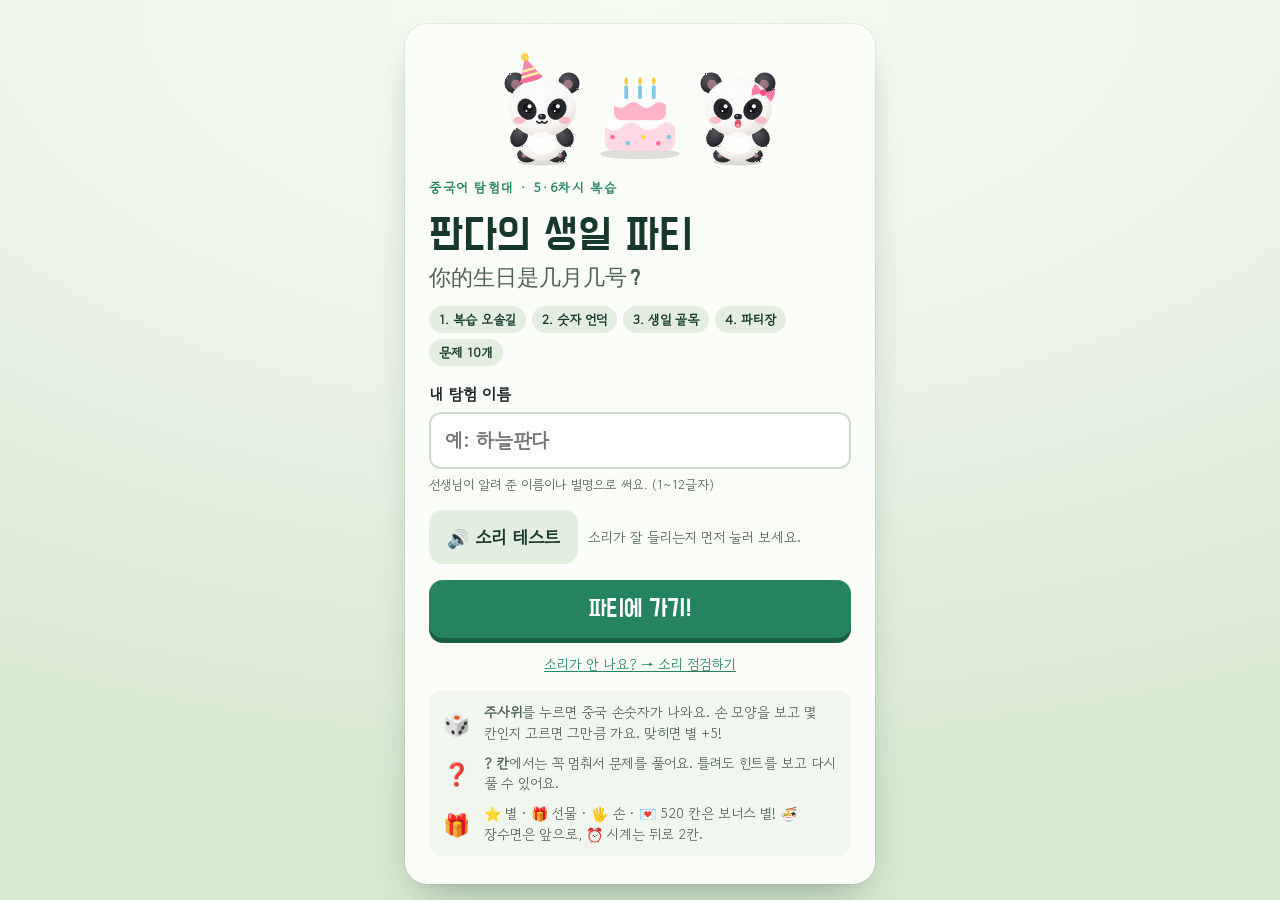
<file: index.html>
<!doctype html>
<html lang="ko">
<head>
<meta charset="utf-8">
<meta name="viewport" content="width=device-width, initial-scale=1, viewport-fit=cover">
<meta name="theme-color" content="#16392c">
<title>판다의 생일 파티</title>
<link rel="preconnect" href="https://fonts.googleapis.com">
<link rel="stylesheet" href="https://fonts.googleapis.com/css2?family=Do+Hyeon&family=Gowun+Dodum&family=Noto+Sans:wght@500;700&display=swap">
<link rel="stylesheet" href="style.css">
</head>
<body>
<div id="app">

  <!-- 시작 화면 -->
  <section id="startScreen" class="screen">
    <div class="card">
      <div class="hero" id="heroArt"></div>
      <div class="eyebrow" id="stageLabel">중국어 탐험대 · 5·6차시 복습</div>
      <h1 id="gameTitle">판다의 생일 파티</h1>
      <div class="zonelist" id="zoneList"></div>
      <div id="resumeBox" class="row" hidden>
        <button class="btn primary" id="resumeBtn" type="button">이어서 하기</button>
        <button class="btn ghost" id="newBtn" type="button">처음부터</button>
      </div>
      <div id="newBox" class="stack">
        <label class="field" for="nameInput">내 탐험 이름
          <input type="text" id="nameInput" maxlength="12" autocomplete="off" placeholder="예: 하늘판다">
          <span class="help">선생님이 알려 준 이름이나 별명으로 써요. (1~12글자)</span>
        </label>
        <div class="row">
          <button class="btn" id="testBtn" type="button">🔊 소리 테스트</button>
          <span id="testResult" class="note">소리가 잘 들리는지 먼저 눌러 보세요.</span>
        </div>
        <button class="btn primary" id="startBtn" type="button">파티에 가기!</button>
      </div>
      <a class="checklink" href="sound-check.html">소리가 안 나요? → 소리 점검하기</a>
      <div class="controls-pic">
        <div class="ico">🎲</div><div><b>주사위</b>를 누르면 중국 손숫자가 나와요. 손 모양을 보고 몇 칸인지 고르면 그만큼 가요. 맞히면 별 +5!</div>
        <div class="ico">❓</div><div><b>? 칸</b>에서는 꼭 멈춰서 문제를 풀어요. 틀려도 힌트를 보고 다시 풀 수 있어요.</div>
        <div class="ico">🎁</div><div>⭐ 별 · 🎁 선물 · 🖐️ 손 · 💌 520 칸은 보너스 별! 🍜 장수면은 앞으로, ⏰ 시계는 뒤로 2칸.</div>
      </div>
    </div>
  </section>

  <!-- 이야기 -->
  <section id="storyScreen" class="screen" hidden>
    <div class="card story-panel">
      <div class="storyart" id="storyArt"></div>
      <p class="story-text" id="storyText"></p>
      <div class="dots" id="storyDots"></div>
      <div class="row center">
        <button class="btn ghost" id="skipBtn" type="button">건너뛰기</button>
        <button class="btn primary" id="nextBtn" type="button">다음</button>
      </div>
    </div>
  </section>

  <!-- 게임 -->
  <section id="play" hidden>
    <header id="hud">
      <div class="scorebox"><span class="lab">학습</span><b id="learnScore">0</b></div>
      <div class="scorebox"><span class="lab">별</span><b id="starScore">0</b></div>
      <div class="zonebox"><span class="lab" id="zoneName">복습 오솔길</span><div class="qdots" id="bells" aria-label="푼 문제"></div></div>
      <div class="totalbox"><span class="lab">문제</span><b id="total">0/10</b></div>
      <div class="spacer"></div>
      <div class="who" id="who"></div>
      <button class="hud-btn" id="soundBtn" type="button" aria-label="소리 설정"><svg viewBox="0 0 24 24" fill="none" stroke="currentColor" stroke-width="2" stroke-linecap="round"><path d="M4 9h4l5-4v14l-5-4H4z"/><path d="M16 9a4 4 0 0 1 0 6M18.5 6.5a8 8 0 0 1 0 11"/></svg></button>
      <span class="netdot off" id="netDot" role="img" aria-label="이 기기에만 저장 중" title="이 기기에만 저장 중"></span>
      <button class="hud-btn" id="rankBtn" type="button" aria-label="반 순위">🏆</button>
      <button class="hud-btn" id="helpBtn" type="button" aria-label="도움말"><svg viewBox="0 0 24 24" fill="none" stroke="currentColor" stroke-width="2" stroke-linecap="round"><circle cx="12" cy="12" r="9"/><path d="M9.5 9.5a2.5 2.5 0 1 1 3.5 2.3c-.6.3-1 .8-1 1.5V14"/><circle cx="12" cy="17" r=".6" fill="currentColor"/></svg></button>
    </header>
    <div id="stage">
      <div id="board" aria-label="생일 파티 말판"></div>
      <div id="dock">
        <div class="dice" id="dice" aria-label="손숫자 주사위"></div>
        <div class="dockmain" id="dockMain"></div>
      </div>
      <div id="flash" aria-hidden="true"></div>
      <div id="toast" role="status" aria-live="polite" hidden></div>
    </div>
  </section>

  <!-- 퀴즈 -->
  <section id="quiz" hidden><div class="qbox" id="qbox" role="dialog" aria-modal="true"></div></section>
  <!-- 칸 이벤트 -->
  <section id="evt" class="panel" hidden></section>
  <div id="confetti" aria-hidden="true"></div>

  <!-- 소리 설정 -->
  <section id="soundPanel" class="panel" hidden>
    <div class="card">
      <h2>소리 설정</h2>
      <div class="slider"><label for="volBgm">배경음악</label><input id="volBgm" type="range" min="0" max="100" value="45"><span id="volBgmV">45</span></div>
      <div class="slider"><label for="volSfx">효과음</label><input id="volSfx" type="range" min="0" max="100" value="70"><span id="volSfxV">70</span></div>
      <div class="slider"><label for="volVoice">중국어 소리</label><input id="volVoice" type="range" min="0" max="100" value="100"><span id="volVoiceV">100</span></div>
      <label class="row" for="muteAll"><input type="checkbox" id="muteAll"> 모든 소리 끄기</label>
      <p class="note" id="voiceSourceNote"></p>
      <label class="field" for="renameInput">탐험 이름 고치기
        <input type="text" id="renameInput" maxlength="12" autocomplete="off">
      </label>
      <div class="row"><button class="btn" id="renameBtn" type="button">이름 저장</button><span class="note" id="renameMsg"></span></div>
      <button class="btn primary" id="soundClose" type="button">닫기</button>
    </div>
  </section>

  <!-- 도움말 -->
  <section id="helpPanel" class="panel" hidden>
    <div class="card">
      <h2>말판 놀이 방법</h2>
      <div class="controls-pic">
        <div class="ico">🎲</div><div>주사위 손 모양을 보고 1~6 중 몇 칸인지 골라요. 맞히면 별 +5, 틀려도 정답만큼 가요.</div>
        <div class="ico">❓</div><div>? 칸에서는 꼭 멈춰요. 문제를 풀어야 지나갈 수 있어요. 마지막은 🎂 파티장!</div>
        <div id="helpTiles" class="controls-pic inner"></div>
      </div>
      <h2>손숫자 0~10</h2>
      <div class="handref big" id="helpHands"></div>
      <p class="note">손 모양은 지역과 사람마다 조금씩 달라요. 이 게임은 수업 자료의 한 가지 방식을 따라요.</p>
      <button class="btn primary" id="helpClose" type="button">계속하기</button>
    </div>
  </section>

  <!-- 반 순위 -->
  <section id="rankPanel" class="panel" hidden>
    <div class="card">
      <h2>🏆 우리 반 순위</h2>
      <p class="note">총점(학습 점수 + 별 점수) 순서예요. ❓는 푼 문제 수, 🎂는 파티장에 도착한 친구예요.</p>
      <div id="rankList"></div>
      <button class="btn primary" id="rankClose" type="button">계속하기</button>
    </div>
  </section>

  <!-- 종료 -->
  <section id="endScreen" class="screen" hidden>
    <div class="card">
      <div class="hero" id="endArt"></div>
      <div class="eyebrow">PARTY CLEAR!</div>
      <h1>생일 파티 성공!</h1>
      <div class="nihao"><span class="zh">再见!</span>
        <div class="grow"><div class="py big">zàijiàn</div><div class="note">오늘 수업 끝! 다음 시간에 또 만나요.</div></div>
        <button class="btn" id="byeBtn" type="button" aria-label="再见 듣기">▶</button></div>
      <div class="scores3">
        <div><small>학습 점수</small><b id="endLearn">0</b></div>
        <div><small>별 점수</small><b id="endStar">0</b></div>
        <div class="total"><small>총점</small><b id="endTotal">0</b></div>
      </div>
      <div class="stat"><span id="endName"></span><span id="endFirst"></span></div>
      <div class="zones3 z4" id="endZones"></div>
      <div class="stat"><span>보너스</span><span id="endBonus">-</span></div>
      <div id="speedBox" class="stack"></div>
      <div class="save" id="saveStatus"></div>
      <div class="endrank" id="endRank" hidden><b>🏆 우리 반 순위 <span id="myRank"></span></b><div id="endRankList"></div></div>
    </div>
  </section>
</div>

<script src="firebase-config.js"></script>
<script src="net.js"></script>
<script src="game-data.js"></script>
<script src="game.js"></script>
</body>
</html>
</file>
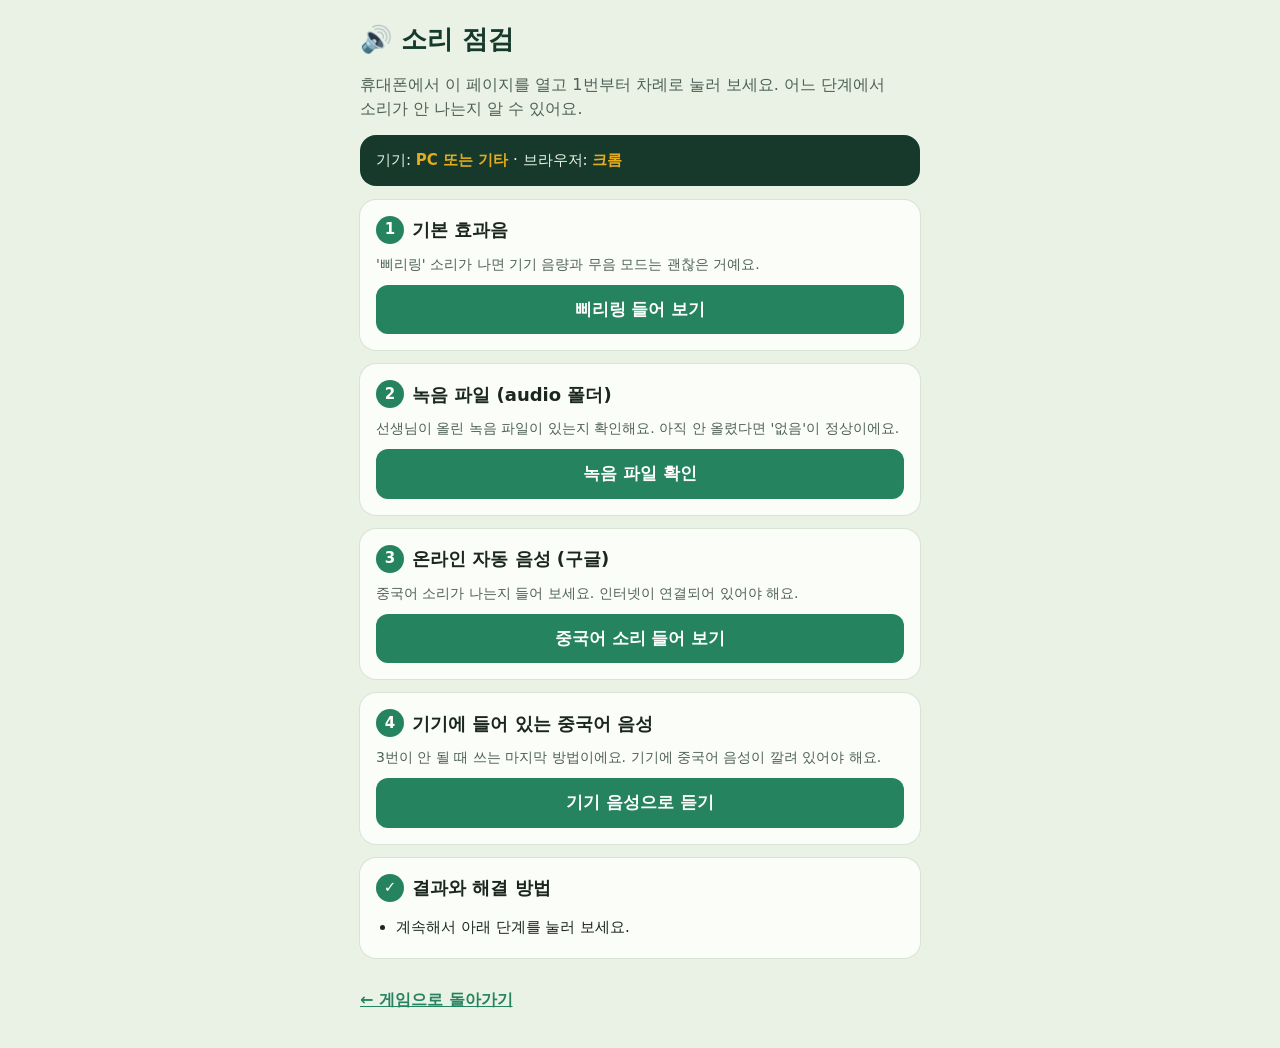
<file: sound-check.html>
<!doctype html>
<html lang="ko">
<head>
<meta charset="utf-8">
<meta name="viewport" content="width=device-width, initial-scale=1, viewport-fit=cover">
<title>소리 점검</title>
<style>
:root{--forest:#16392c;--jade:#25845f;--mist:#e9f2e4;--paper:#fbfdf8;--ink:#1b2620;--soft:#4f6157;--gold:#e3ad1f;--ok:#1f7a4d;--bad:#c9564b;--warn:#8a6200;--line:#cfdcc9;color-scheme:light}
*{box-sizing:border-box}[hidden]{display:none!important}
body{margin:0;background:var(--mist);color:var(--ink);font-family:'Apple SD Gothic Neo','Malgun Gothic',system-ui,sans-serif;word-break:keep-all;line-height:1.5;
  padding-block:20px;padding-left:max(16px,env(safe-area-inset-left,0px));padding-right:max(16px,env(safe-area-inset-right,0px))}
main{max-width:560px;margin:0 auto;display:flex;flex-direction:column;gap:14px}
h1{margin:0;font-size:26px;color:var(--forest)}
.lead{margin:0;color:var(--soft)}
.env{background:var(--forest);color:#eaf4e4;border-radius:16px;padding:14px 16px;font-size:15px}
.env b{color:var(--gold)}
.step{background:var(--paper);border-radius:16px;padding:16px;display:flex;flex-direction:column;gap:10px;box-shadow:0 0 0 1px rgba(22,57,44,.08)}
.step h2{margin:0;font-size:18px;display:flex;gap:8px;align-items:center}
.step h2 span{display:grid;place-items:center;width:28px;height:28px;border-radius:50%;background:var(--jade);color:#fff;font-size:15px;flex:none}
.step p{margin:0;font-size:14px;color:var(--soft)}
button{font:inherit;font-weight:700;font-size:17px;border:0;border-radius:12px;padding:12px 16px;background:var(--jade);color:#fff;min-height:48px;cursor:pointer}
.res{font-size:15px;font-weight:700;padding:8px 12px;border-radius:10px;background:#eef3ec}
.res.ok{background:#dff2e6;color:var(--ok)}.res.bad{background:#fbe3df;color:var(--bad)}.res.warn{background:#fff3cf;color:var(--warn)}
.res:empty{display:none}
ul{margin:0;padding-left:20px;font-size:15px}
li{margin:4px 0}
.ask{display:flex;gap:8px;flex-wrap:wrap}
.ask button{background:#e3ede0;color:var(--forest);font-size:15px;min-height:40px;padding:8px 14px}
a{color:var(--jade);font-weight:700}
</style>
</head>
<body>
<main>
  <h1>🔊 소리 점검</h1>
  <p class="lead">휴대폰에서 이 페이지를 열고 1번부터 차례로 눌러 보세요. 어느 단계에서 소리가 안 나는지 알 수 있어요.</p>
  <div class="env" id="env">기기 확인 중…</div>

  <section class="step">
    <h2><span>1</span>기본 효과음</h2>
    <p>'삐리링' 소리가 나면 기기 음량과 무음 모드는 괜찮은 거예요.</p>
    <button type="button" id="b1">삐리링 들어 보기</button>
    <div class="ask" id="a1" hidden><button type="button" data-a="1" data-v="y">들려요</button><button type="button" data-a="1" data-v="n">안 들려요</button></div>
    <div class="res" id="r1"></div>
  </section>

  <section class="step">
    <h2><span>2</span>녹음 파일 (audio 폴더)</h2>
    <p>선생님이 올린 녹음 파일이 있는지 확인해요. 아직 안 올렸다면 '없음'이 정상이에요.</p>
    <button type="button" id="b2">녹음 파일 확인</button>
    <div class="res" id="r2"></div>
  </section>

  <section class="step">
    <h2><span>3</span>온라인 자동 음성 (구글)</h2>
    <p>중국어 소리가 나는지 들어 보세요. 인터넷이 연결되어 있어야 해요.</p>
    <button type="button" id="b3">중국어 소리 들어 보기</button>
    <div class="ask" id="a3" hidden><button type="button" data-a="3" data-v="y">들려요</button><button type="button" data-a="3" data-v="n">안 들려요</button></div>
    <div class="res" id="r3"></div>
  </section>

  <section class="step">
    <h2><span>4</span>기기에 들어 있는 중국어 음성</h2>
    <p>3번이 안 될 때 쓰는 마지막 방법이에요. 기기에 중국어 음성이 깔려 있어야 해요.</p>
    <button type="button" id="b4">기기 음성으로 듣기</button>
    <div class="ask" id="a4" hidden><button type="button" data-a="4" data-v="y">들려요</button><button type="button" data-a="4" data-v="n">안 들려요</button></div>
    <div class="res" id="r4"></div>
  </section>

  <section class="step">
    <h2><span>✓</span>결과와 해결 방법</h2>
    <div id="advice"><p>위 단계를 눌러 보면 여기에 해결 방법이 나와요.</p></div>
  </section>

  <p><a href="index.html">← 게임으로 돌아가기</a></p>
</main>
<script src="game-data.js"></script>
<script>
(() => {
const D = window.GAME_DATA || { audio:{ onlineVoiceUrl:'https://translate.google.com/translate_tts?ie=UTF-8&tl=zh-CN&client=tw-ob&q=', sounds:{ ma1:{ file:'audio/ma1.mp3', text:'妈' } } } };
const $ = s => document.querySelector(s);
const ua = navigator.userAgent;
const isIOS = /iPhone|iPad|iPod/.test(ua) || (navigator.platform === 'MacIntel' && navigator.maxTouchPoints > 1);
const isAndroid = /Android/.test(ua);
const inApp = /KAKAOTALK|NAVER|Instagram|FBAN|FBAV|Line\/|DaumApps|everytimeApp|; wv\)/i.test(ua);
const appName = /KAKAOTALK/i.test(ua) ? '카카오톡' : /NAVER/i.test(ua) ? '네이버' : /Instagram/i.test(ua) ? '인스타그램' : /FBAN|FBAV/.test(ua) ? '페이스북' : /Line\//.test(ua) ? '라인' : '앱';
const R = {};
const firstId = () => D.audio.sounds.ma1 ? 'ma1' : Object.keys(D.audio.sounds)[0];
const firstFile = () => (D.audio.sounds[firstId()].file || `audio/${firstId()}.mp3`);
$('#env').innerHTML = `기기: <b>${isIOS ? '아이폰·아이패드' : isAndroid ? '안드로이드' : 'PC 또는 기타'}</b> · 브라우저: <b>${inApp ? appName + ' 안의 브라우저' : /CriOS|Chrome/.test(ua) ? '크롬' : /Safari/.test(ua) ? '사파리' : '기타'}</b>`
  + (inApp ? `<br>⚠ ${appName} 안에서 열린 화면은 소리가 막히는 경우가 많아요. 오른쪽 위 메뉴에서 <b>'다른 브라우저로 열기'</b>를 눌러 크롬이나 사파리로 열어 주세요.` : '');

function show(id, cls, html){ const el = $('#r' + id); el.className = 'res ' + cls; el.innerHTML = html; }
function ask(id){ $('#a' + id).hidden = false; }
document.querySelectorAll('[data-a]').forEach(b => b.onclick = () => {
  const id = b.dataset.a, ok = b.dataset.v === 'y'; R[id] = ok ? 'ok' : 'no';
  $('#a' + id).hidden = true;
  show(id, ok ? 'ok' : 'bad', ok ? '✔ 들려요' : '✘ 안 들려요');
  advise();
});

let ctx;
$('#b1').onclick = () => {
  try {
    ctx = ctx || new (window.AudioContext || window.webkitAudioContext)();
    if (ctx.state === 'suspended') ctx.resume();
    const t = ctx.currentTime;
    [659, 784, 988].forEach((f, i) => { const o = ctx.createOscillator(), g = ctx.createGain(); o.frequency.value = f; g.gain.setValueAtTime(.25, t + i*.12); g.gain.exponentialRampToValueAtTime(.001, t + i*.12 + .3); o.connect(g); g.connect(ctx.destination); o.start(t + i*.12); o.stop(t + i*.12 + .35); });
    show(1, 'warn', '소리가 났나요?'); ask(1);
  } catch(e){ R[1] = 'no'; show(1, 'bad', '이 브라우저는 효과음을 낼 수 없어요.'); advise(); }
};

const player = new Audio();
function tryPlay(url){
  return new Promise((res, rej) => {
    let done = false; const fin = (f, v) => { if (!done){ done = true; clearTimeout(to); f(v); } };
    const to = setTimeout(() => fin(rej, 'timeout'), 7000);
    player.onerror = () => fin(rej, 'load');
    player.onplaying = () => fin(res, 'playing');
    player.src = url;
    const p = player.play(); if (p && p.catch) p.catch(err => fin(rej, err && err.name === 'NotAllowedError' ? 'blocked' : 'load'));
  });
}
$('#b2').onclick = async () => {
  show(2, 'warn', '확인 중…');
  try { await tryPlay(firstFile()); R[2] = 'ok'; show(2, 'ok', '✔ 녹음 파일이 있어요. 지금 나오는 소리가 녹음 파일이에요.'); }
  catch(e){ R[2] = 'none'; show(2, e === 'blocked' ? 'bad' : 'warn', e === 'blocked' ? '✘ 브라우저가 재생을 막았어요.' : '녹음 파일 없음 (아직 안 올렸다면 정상이에요)'); }
  advise();
};
$('#b3').onclick = async () => {
  show(3, 'warn', '불러오는 중…');
  try { await tryPlay(D.audio.onlineVoiceUrl + encodeURIComponent((D.audio.sounds.ma1 || Object.values(D.audio.sounds)[0]).text)); show(3, 'warn', '소리가 났나요?'); ask(3); }
  catch(e){ R[3] = e; show(3, 'bad', e === 'blocked' ? '✘ 브라우저가 재생을 막았어요.' : e === 'timeout' ? '✘ 응답이 너무 늦어요. 인터넷 연결을 확인해 주세요.' : '✘ 온라인 음성에 연결하지 못했어요.'); advise(); }
};
function voices(){ return window.speechSynthesis ? speechSynthesis.getVoices() : []; }
if (window.speechSynthesis){ voices(); speechSynthesis.onvoiceschanged = () => {}; }
$('#b4').onclick = () => {
  if (!window.speechSynthesis){ R[4] = 'none'; show(4, 'bad', '✘ 이 브라우저는 기기 음성을 지원하지 않아요.'); advise(); return; }
  const zh = voices().filter(v => /^zh|cmn/i.test(v.lang));
  const u = new SpeechSynthesisUtterance(D.audio.sounds[firstId()].text); u.lang = 'zh-CN'; u.rate = .85;
  const v = zh.find(v => /CN/i.test(v.lang)) || zh[0]; if (v) u.voice = v;
  speechSynthesis.cancel(); speechSynthesis.speak(u);
  if (voices().length && !zh.length){ R[4] = 'none'; show(4, 'bad', '✘ 기기에 중국어 음성이 없어요.'); advise(); return; }
  show(4, 'warn', (v ? `사용한 음성: ${v.name}<br>` : '') + '소리가 났나요?'); ask(4);
};

function advise(){
  const tips = [];
  if (inApp) tips.push(`<b>${appName} 안에서 열려 있어요.</b> 메뉴(⋮ 또는 ···)에서 '다른 브라우저로 열기'를 눌러 크롬이나 사파리로 다시 열어 주세요.`);
  if (R[1] === 'no'){
    tips.push(isIOS ? '<b>아이폰 왼쪽 옆의 무음 스위치</b>가 켜져 있으면(주황색이 보이면) 게임 소리가 안 나요. 스위치를 올려 무음을 꺼 주세요. (아이폰 15 Pro 이상은 동작 버튼 또는 제어 센터의 무음 모드)'
                : '휴대폰 옆 음량 버튼으로 <b>미디어 음량</b>을 올려 주세요. 방해 금지 모드도 꺼 주세요.');
    tips.push('블루투스 이어폰이 연결되어 있지 않은지 확인해 주세요.');
  }
  if (R[3] === 'ok' || R[2] === 'ok') tips.push('✔ 이 기기에서는 게임의 중국어 소리가 들려야 해요. 게임을 <b>새로고침</b>한 뒤, 문제 창의 <b>▶ 듣기</b>를 직접 눌러 보세요.');
  else if (R[3] === 'no' || R[3] === 'load' || R[3] === 'timeout' || R[3] === 'blocked'){
    tips.push('온라인 음성이 이 기기·인터넷에서 막혀 있어요. 학교 와이파이가 막는 경우도 있으니 휴대폰 데이터로도 한 번 시험해 보세요.');
    if (R[4] === 'ok') tips.push('대신 기기 음성(4번)은 되니 게임은 그 소리로 진행돼요. 다만 성조가 검수되지 않은 임시 음성이에요.');
    else tips.push('가장 확실한 해결책은 <b>녹음 파일(MP3)</b>을 audio 폴더에 올리는 거예요 (audio-list.html에 목록이 있어요). 그러면 인터넷 음성이나 기기 음성 없이도 모든 기기에서 같은 소리가 나요.');
  }
  if (R[4] === 'none' && isAndroid) tips.push('안드로이드: 설정 → 일반(또는 접근성) → 텍스트 음성 변환 → Google 음성 엔진 → 언어에서 <b>중국어(중국)</b> 음성을 내려받을 수 있어요.');
  if (R[4] === 'none' && isIOS) tips.push('아이폰: 설정 → 손쉬운 사용 → 읽기 및 말하기 → 음성 → <b>중국어(중국 본토)</b> 음성을 내려받을 수 있어요.');
  if (!tips.length) tips.push('계속해서 아래 단계를 눌러 보세요.');
  $('#advice').innerHTML = '<ul>' + tips.map(t => `<li>${t}</li>`).join('') + '</ul>';
}
advise();
})();
</script>
</body>
</html>
</file>
<file: style.css>
/* 중국어 탐험대 STAGE 01 · 화면 꾸미기
   Layout: HUD strip on top, the 16:9 side-scrolling stage fills the rest, touch buttons float over its bottom corners. */
:root{
  --forest:#16392c; --jade:#25845f; --leaf:#9ccc6e; --mist:#e9f2e4; --paper:#fbfdf8;
  --ink:#1b2620; --ink-soft:#4f6157; --gold:#e3ad1f; --pond:#4fa6cc; --miss:#c9564b; --line:#cfdcc9;
  --f-display:'Do Hyeon','Gowun Dodum',system-ui,sans-serif;
  --f-body:'Gowun Dodum','Apple SD Gothic Neo','Malgun Gothic',system-ui,sans-serif;
  --f-pinyin:'Noto Sans','Segoe UI','Helvetica Neue',Arial,sans-serif;
  color-scheme:light;
}
*{box-sizing:border-box}
[hidden]{display:none!important}
html,body{height:100%;margin:0}
body{word-break:keep-all;background:var(--forest);color:var(--ink);font-family:var(--f-body);font-size:16px;overflow:hidden;
  padding-left:env(safe-area-inset-left,0px);padding-right:env(safe-area-inset-right,0px)}
button{font-family:inherit;font-size:inherit;cursor:pointer;color:inherit}
button:focus-visible,input:focus-visible{outline:3px solid var(--pond);outline-offset:2px}
.py{font-family:var(--f-pinyin);font-weight:700}
.py.big{font-size:20px}
.grow{flex:1;min-width:0}
#app{position:relative;height:100%}

/* ---------- 큰 화면들 ---------- */
.screen{position:absolute;inset:0;display:flex;align-items:flex-start;justify-content:center;overflow:auto;z-index:30;
  padding-block:24px;padding-left:max(16px,env(safe-area-inset-left,0px));padding-right:max(16px,env(safe-area-inset-right,0px));
  background:radial-gradient(120% 90% at 50% 0%,#f6fbf2 0%,var(--mist) 55%,#d6e8cf 100%)}
.card{background:var(--paper);border-radius:22px;box-shadow:0 18px 40px -18px rgba(22,57,44,.45),0 0 0 1px rgba(22,57,44,.06);
  width:min(470px,100%);margin:auto 0;padding:28px 24px;display:flex;flex-direction:column;gap:16px}
.stack{display:flex;flex-direction:column;gap:16px}
.eyebrow{font-size:13px;letter-spacing:.12em;color:var(--jade);font-weight:700}
h1{font-family:var(--f-display);font-weight:400;font-size:clamp(32px,8vw,44px);line-height:1.08;color:var(--forest);margin:0;text-wrap:balance}
h1 small{display:block;font-size:.5em;color:var(--ink-soft);margin-top:6px}
h2{font-family:var(--f-display);font-weight:400;font-size:26px;color:var(--forest);margin:0}
label.field{display:flex;flex-direction:column;gap:6px;font-weight:700}
label.field .help{font-weight:400;font-size:13px;color:var(--ink-soft)}
input[type=text]{font:inherit;font-size:20px;padding:12px 14px;border-radius:12px;border:2px solid var(--line);background:#fff;color:var(--ink)}
input[type=text]:focus{border-color:var(--jade);outline:none}
.btn{border:0;border-radius:14px;padding:14px 18px;font-size:18px;font-weight:700;background:#e3ede0;color:var(--forest);min-height:48px}
.btn.primary{background:var(--jade);color:#fff;font-family:var(--f-display);font-weight:400;font-size:24px;box-shadow:0 5px 0 #18603f}
.btn.primary:active{transform:translateY(3px);box-shadow:0 2px 0 #18603f}
.btn.ghost{background:transparent;border:2px solid var(--line)}
.btn:disabled{opacity:.45;cursor:not-allowed}
.row{display:flex;gap:10px;flex-wrap:wrap;align-items:center}
.row.center{justify-content:center}
.note{font-size:14px;color:var(--ink-soft);line-height:1.5}
.badge-temp{display:inline-flex;gap:6px;align-items:center;font-size:12px;padding:4px 8px;border-radius:999px;background:#fff3cf;color:#7a5600}
.badge-ok{background:#dff2e6;color:#165c3c}
.controls-pic{display:grid;grid-template-columns:auto 1fr;gap:10px 14px;align-items:center;font-size:14px;color:var(--ink-soft);
  background:#f1f6ee;border-radius:14px;padding:12px 14px;line-height:1.45}
.controls-pic .ico{font-size:22px;text-align:center}
.keys{display:grid;grid-template-columns:repeat(3,26px);gap:3px}
.keys i{display:grid;place-items:center;width:26px;height:24px;border-radius:6px;background:#fff;border:1px solid var(--line);font-style:normal;font-size:12px;color:var(--forest)}
.keys i.x{visibility:hidden}
.story-panel{align-items:center;text-align:center}
.story-panel canvas{width:220px;height:150px}
.story-text{font-size:20px;line-height:1.55;min-height:3.2em;text-wrap:balance;margin:0}
.dots{display:flex;gap:6px}.dots b{width:8px;height:8px;border-radius:50%;background:var(--line)}.dots b.on{background:var(--jade)}

/* ---------- 게임 화면 ---------- */
#play{position:absolute;inset:0;display:flex;flex-direction:column}
#hud{display:flex;align-items:center;gap:12px;flex-wrap:wrap;background:var(--forest);color:#eaf4e4;z-index:5;
  padding-block:8px;padding-left:max(12px,env(safe-area-inset-left,0px));padding-right:max(12px,env(safe-area-inset-right,0px))}
.scorebox{display:flex;align-items:baseline;gap:6px}
.scorebox .lab{font-size:12px;opacity:.75}
.scorebox b{font-family:var(--f-display);font-weight:400;font-size:24px;color:var(--gold);font-variant-numeric:tabular-nums;min-width:44px}
.bells{display:flex;gap:3px}.bells svg{width:22px;height:22px}
.items{display:flex;gap:4px;flex-wrap:wrap}
.item{font-size:12px;padding:3px 7px;border-radius:999px;background:rgba(255,255,255,.1);color:#cfe3c7;font-family:var(--f-pinyin);font-weight:700}
.item.got{background:var(--gold);color:var(--forest)}
#hud .spacer{flex:1}
#hud .who{font-size:13px;opacity:.8}
.hud-btn{background:rgba(255,255,255,.12);border:0;border-radius:10px;width:40px;height:40px;display:grid;place-items:center;color:#fff}
.hud-btn svg{width:22px;height:22px}
#stage{position:relative;flex:1;min-height:0;display:grid;place-items:center;background:#0f2a20;overflow:hidden}
#game{display:block;touch-action:none;border-radius:6px}
#toast{position:absolute;left:50%;top:16%;transform:translateX(-50%);background:var(--paper);color:var(--forest);padding:10px 18px;border-radius:14px;
  font-weight:700;box-shadow:0 8px 20px rgba(0,0,0,.25);text-align:center;max-width:calc(100% - 32px);z-index:6;font-size:17px}
#pad{position:absolute;inset:auto 0 0 0;display:flex;justify-content:space-between;align-items:flex-end;pointer-events:none;z-index:4;
  padding-bottom:max(14px,env(safe-area-inset-bottom,0px));padding-left:max(14px,env(safe-area-inset-left,0px));padding-right:max(14px,env(safe-area-inset-right,0px))}
#pad button{pointer-events:auto;border:0;border-radius:18px;background:rgba(251,253,248,.85);color:var(--forest);box-shadow:0 4px 0 rgba(22,57,44,.4);
  width:72px;height:68px;display:grid;place-items:center;touch-action:none;user-select:none;-webkit-user-select:none;-webkit-touch-callout:none}
#pad button svg{width:30px;height:30px}
#pad button.on{background:var(--leaf);transform:translateY(2px)}
#pad .pad-move{display:flex;gap:10px}
#pad .jump{width:96px;height:80px;border-radius:50%;background:var(--gold);font-family:var(--f-display);font-size:24px;box-shadow:0 5px 0 #a87d0d}

/* ---------- 퀴즈 창 ---------- */
#quiz{position:absolute;inset:0;background:rgba(14,36,28,.55);display:flex;align-items:center;justify-content:center;z-index:20;
  padding-block:16px;padding-left:max(12px,env(safe-area-inset-left,0px));padding-right:max(12px,env(safe-area-inset-right,0px))}
.qbox{position:relative;background:var(--paper);border-radius:22px;width:min(560px,100%);max-height:100%;overflow:auto;padding:20px;display:flex;flex-direction:column;gap:14px;box-shadow:0 24px 60px rgba(0,0,0,.35)}
.qhead{display:flex;align-items:center;gap:10px}
.qhead .place{font-family:var(--f-display);font-size:22px;color:var(--forest);flex:1}
.qhead .practice{font-size:12px;background:#e3ede0;border-radius:999px;padding:3px 8px;color:var(--forest)}
.qhead .count{font-size:13px;color:var(--ink-soft)}
.qclose{width:40px;height:40px;border-radius:12px;border:0;background:#eef3ec;font-size:20px}
.qtext{font-size:20px;line-height:1.45;font-weight:700;text-wrap:balance}
.listen{display:flex;gap:8px;flex-wrap:wrap}
.listen .btn{font-size:16px;padding:10px 14px}
.listen .btn.play{background:var(--pond);color:#fff;font-size:18px}
.listen .btn.play.pulse{animation:pulse 1s ease-in-out infinite;box-shadow:0 0 0 4px rgba(79,166,204,.35)}
@keyframes pulse{50%{transform:scale(1.06)}}
.checklink{font-size:14px;color:var(--jade);text-align:center}
.srcnote{font-size:12px;color:var(--ink-soft)}
.choices{display:grid;gap:10px}
.choices.c4{grid-template-columns:repeat(4,1fr)}
.choices.c3{grid-template-columns:repeat(3,1fr)}
.choices.c2{grid-template-columns:repeat(2,1fr)}
@media (max-width:520px){.choices.c4{grid-template-columns:repeat(2,1fr)}}
.opt{border:3px solid var(--line);background:#fff;border-radius:16px;padding:10px 8px;display:flex;flex-direction:column;align-items:center;gap:6px;min-height:88px;transition:transform .12s,border-color .12s}
.opt:hover:not(:disabled){transform:translateY(-2px);border-color:var(--jade)}
.opt.wrong{border-color:var(--miss);opacity:.45}
.opt.right{border-color:var(--gold);background:#fff8e1}
.opt .lbl{font-family:var(--f-display);font-size:22px;color:var(--forest)}
.opt .sub{font-size:13px;color:var(--ink-soft)}
.opt svg.contour{width:100%;max-width:110px;height:56px}
.target{display:flex;align-items:center;justify-content:center;gap:14px;background:#f1f6ee;border-radius:16px;padding:12px}
.target .py{font-size:40px;color:var(--forest)}
.target svg{width:90px;height:50px}
.tablet{background:#b9c2bb;border-radius:14px 14px 30px 30px;padding:14px;display:flex;align-items:center;justify-content:center;gap:16px;box-shadow:inset 0 -6px 0 rgba(0,0,0,.12)}
.tablet .py{font-size:38px;color:#2a3530}
.slot{width:86px;height:56px;border-radius:12px;border:3px dashed rgba(42,53,48,.55);display:grid;place-items:center;font-size:13px;color:#2a3530}
.slot.filled{border-style:solid;background:var(--leaf)}
.tube{background:linear-gradient(90deg,#7cae4f,#a9d27a 45%,#6b9d43);border:0;border-radius:14px;min-height:80px;color:var(--forest);
  display:flex;flex-direction:column;align-items:center;justify-content:center;gap:4px;font-weight:700;box-shadow:inset 0 0 0 3px rgba(22,57,44,.18)}
.tube .ring{width:70%;height:4px;border-radius:2px;background:rgba(22,57,44,.35)}
.tube.sel{outline:4px solid var(--pond);outline-offset:2px}
.tube.wrong{opacity:.4}
.tube.heard::after{content:'들었어요';font-size:11px;font-weight:400}
.panda-card{display:flex;flex-direction:column;align-items:center;gap:8px;background:#fff;border:3px solid var(--line);border-radius:16px;padding:10px 6px}
.panda-card svg{width:84px;height:80px}
.panda-card.talk svg{animation:talk .35s ease-in-out 3}
.panda-card.wrong{opacity:.45;border-color:var(--miss)}
.panda-card.right{border-color:var(--gold);background:#fff8e1}
@keyframes talk{50%{transform:translateY(-5px) rotate(-3deg)}}
.panda-card .btn{font-size:14px;padding:8px 10px;min-height:40px;width:100%}
.panda-card .btn.primary{font-size:16px}
.lock{background:#5b4a3a;color:#fff6e5;border-radius:16px;border:0;min-height:96px;display:flex;flex-direction:column;align-items:center;justify-content:center;gap:6px;box-shadow:inset 0 -6px 0 rgba(0,0,0,.25)}
.lock .py{font-size:28px}
.lock svg{width:26px;height:26px}
.lock.wrong{opacity:.4}
.lock.right{background:var(--gold);color:var(--forest)}
.seq{display:flex;gap:4px;justify-content:center;align-items:center}
.seq svg{width:34px;height:24px}
.hint{background:#fff4d6;border-radius:14px;padding:12px 14px;line-height:1.5;display:flex;gap:10px;align-items:flex-start}
.hint b{color:#7a5600}
.feedback{font-family:var(--f-display);font-size:28px;text-align:center}
.feedback:empty{display:none}
.feedback.good{color:var(--jade)}
.feedback.bad{color:var(--miss);font-size:20px;font-family:var(--f-body);font-weight:700}
.contour-ref{display:grid;grid-template-columns:repeat(4,1fr);gap:6px;text-align:center;font-size:12px}
.contour-ref svg{width:100%;height:40px}
.stars{position:absolute;inset:0;pointer-events:none;overflow:hidden;border-radius:22px}
.stars i{position:absolute;width:14px;height:14px;background:var(--gold);clip-path:polygon(50% 0,61% 38%,100% 50%,61% 62%,50% 100%,39% 62%,0 50%,39% 38%);animation:burst 1.1s ease-out forwards}
@keyframes burst{from{transform:translate(0,0) scale(.4);opacity:1}to{transform:translate(var(--dx),var(--dy)) scale(1.2) rotate(160deg);opacity:0}}
.plus{position:absolute;top:44%;left:50%;transform:translate(-50%,-50%);font-family:var(--f-display);font-size:54px;color:var(--gold);text-shadow:0 3px 0 #a87d0d;animation:rise 1.2s ease-out forwards;pointer-events:none}
@keyframes rise{from{opacity:0;transform:translate(-50%,-10%) scale(.6)}20%{opacity:1;transform:translate(-50%,-50%) scale(1.1)}to{opacity:0;transform:translate(-50%,-120%) scale(1)}}

/* ---------- 설정·도움말 ---------- */
.panel{position:absolute;inset:0;background:rgba(14,36,28,.5);display:flex;align-items:center;justify-content:center;z-index:25;
  padding-block:16px;padding-left:max(16px,env(safe-area-inset-left,0px));padding-right:max(16px,env(safe-area-inset-right,0px))}
.panel .card{max-height:100%;overflow:auto}
.slider{display:grid;grid-template-columns:90px 1fr 40px;gap:10px;align-items:center}
.slider input{width:100%;accent-color:var(--jade)}

/* ---------- 종료 화면 ---------- */
.medal{width:120px;height:120px;margin:0 auto;border-radius:50%;background:radial-gradient(circle at 35% 30%,#ffe9a3,var(--gold) 55%,#b98510);
  display:grid;place-items:center;box-shadow:0 0 0 6px #fff,0 0 0 9px var(--gold),0 12px 26px rgba(0,0,0,.25);animation:pop .6s cubic-bezier(.3,1.6,.5,1)}
.medal span{font-family:var(--f-display);color:var(--forest);font-size:20px;text-align:center;line-height:1.1}
@keyframes pop{from{transform:scale(.2)}}
.nihao{display:flex;align-items:center;gap:12px;background:#f1f6ee;border-radius:16px;padding:12px 14px}
.nihao .zh{font-size:34px;color:var(--forest)}
.scores3{display:grid;grid-template-columns:repeat(3,1fr);gap:8px}
.scores3>div{background:#f1f6ee;border-radius:14px;padding:10px;text-align:center}
.scores3 small{display:block;color:var(--ink-soft);font-size:13px}
.scores3 b{font-family:var(--f-display);font-weight:400;font-size:30px;color:var(--forest);font-variant-numeric:tabular-nums}
.scores3 .total{background:var(--forest)}.scores3 .total small{color:#cfe3c7}.scores3 .total b{color:var(--gold)}
.stat{display:flex;justify-content:space-between;align-items:center;padding:8px 2px;border-bottom:1px dashed var(--line);font-size:16px}
.locked{display:flex;flex-direction:column;gap:4px;padding:14px;border:2px dashed #b9b3a0;border-radius:16px;background:#f5f3ea;text-align:center;line-height:1.5}
.locked b{font-family:var(--f-display);font-weight:400;font-size:22px;color:var(--forest)}
.locked span{color:var(--ink-soft);font-size:14px}
.save{font-size:14px;padding:10px 12px;border-radius:12px;background:#eef3ec}

@media (prefers-reduced-motion:reduce){*{animation:none!important;transition:none!important}}
@media (max-width:600px){
  #hud{gap:8px}#hud .who,.items{display:none}
  .scorebox b{font-size:20px;min-width:34px}
  .bells svg{width:19px;height:19px}
  #pad button{width:60px;height:58px}#pad .jump{width:80px;height:70px;font-size:20px}
}

/* ---------- v3: 구역과 새 문제 유형 ---------- */
.zonelist{display:flex;gap:6px;flex-wrap:wrap}
.zonelist span{font-size:13px;padding:4px 10px;border-radius:999px;background:#e3ede0;color:var(--forest);font-weight:700}
.zonebox{display:flex;align-items:center;gap:8px}
.zonebox .lab,.totalbox .lab{font-size:12px;opacity:.8;white-space:nowrap}
.totalbox{display:flex;align-items:baseline;gap:6px}
.totalbox b{font-family:var(--f-display);font-weight:400;font-size:20px;color:#eaf4e4;font-variant-numeric:tabular-nums}
.target .py.plain{font-size:28px;color:var(--ink-soft)}
.wordpic{display:flex;flex-direction:column;align-items:center;gap:2px}
.wordpic .emo{font-size:34px;line-height:1.1}
.wordpic .zh{font-size:22px;color:var(--forest);font-family:'Noto Sans SC','PingFang SC','Microsoft YaHei',sans-serif}
.wordpic.big .emo{font-size:52px}.wordpic.big .zh{font-size:30px}
.opt.word .py{font-size:18px;color:var(--forest)}
.codeSlots{display:flex;gap:10px;justify-content:center}
.slotN{width:58px;height:62px;border-radius:14px;border:3px dashed var(--line);display:grid;place-items:center;font-family:var(--f-display);font-size:32px;color:var(--ink-soft);background:#fff}
.slotN.on{border-style:solid;border-color:var(--jade);color:var(--forest);background:#eef7f0}
.keypad{display:grid;grid-template-columns:repeat(4,1fr);gap:8px}
.key{border:0;border-radius:16px;background:var(--forest);color:#fff;min-height:76px;display:flex;flex-direction:column;align-items:center;justify-content:center;gap:2px;box-shadow:0 4px 0 #0c2219}
.key b{font-family:var(--f-display);font-weight:400;font-size:30px}
.key svg{width:44px;height:26px}.key svg path{stroke:#9ccc6e}.key svg line{stroke:rgba(255,255,255,.15)}
.key:active{transform:translateY(3px);box-shadow:0 1px 0 #0c2219}
.sortItems{display:grid;grid-template-columns:repeat(4,1fr);gap:8px}
.sortcard{border:3px solid var(--line);background:#fff;border-radius:16px;padding:8px 4px;display:flex;flex-direction:column;align-items:center;gap:2px}
.sortcard .py{font-size:15px}
.sortcard.sel{border-color:var(--pond);background:#eef7fb;transform:translateY(-3px)}
.sortcard.done{opacity:.3;pointer-events:none}
.baskets{display:grid;grid-template-columns:repeat(4,1fr);gap:8px}
.basket{border:0;border-radius:14px 14px 22px 22px;background:linear-gradient(#c99b5b,#a87a42);color:#3d2a16;min-height:96px;display:flex;flex-direction:column;align-items:center;justify-content:flex-start;gap:2px;padding:8px 4px;box-shadow:inset 0 -6px 0 rgba(0,0,0,.15)}
.basket svg{width:56px;height:30px;background:rgba(255,255,255,.7);border-radius:6px}
.basket b{font-family:var(--f-display);font-weight:400;font-size:18px}
.inbox{display:flex;flex-wrap:wrap;gap:2px;justify-content:center;font-size:14px}
.inbox span{background:#fff8e1;border-radius:8px;padding:1px 4px}
.shake{animation:shake .45s}
@keyframes shake{20%,60%{transform:translateX(-6px)}40%,80%{transform:translateX(6px)}}
.scene{font-size:30px;text-align:center;background:#f1f6ee;border-radius:16px;padding:12px;line-height:1.3}
.scene.big{font-size:34px}
.zhl{font-family:'Noto Sans SC','PingFang SC','Microsoft YaHei',sans-serif;font-weight:700}
.textopts .topt{display:flex;flex-direction:column;gap:6px}
.textopts .opt{min-height:80px;justify-content:center}
.textopts .lbl{font-size:20px;font-family:var(--f-body);font-weight:700}
.textopts .lbl.zhl{font-size:26px;font-family:'Noto Sans SC','PingFang SC','Microsoft YaHei',sans-serif}
.mini-listen{border:0;border-radius:10px;background:#e7f2f7;color:#245e7b;font-weight:700;font-size:14px;min-height:36px}
.buildRow{display:flex;align-items:center;justify-content:center;gap:10px}
.bslot,.bres{width:76px;height:84px;border-radius:16px;border:3px dashed var(--line);display:grid;place-items:center;font-size:44px;color:var(--ink-soft);background:#fff;
  font-family:'Noto Sans SC','PingFang SC','Microsoft YaHei',serif}
.bslot.on{border-style:solid;border-color:var(--jade);color:var(--forest)}
.bres{width:96px}.bres.on{border-style:solid;border-color:var(--gold);background:#fff8e1;color:var(--forest);animation:pop .5s cubic-bezier(.3,1.6,.5,1)}
.plusS{font-family:var(--f-display);font-size:28px;color:var(--ink-soft)}
.pieces{display:grid;grid-template-columns:repeat(4,1fr);gap:8px}
.piece{border:0;border-radius:16px;background:#f3e4c9;color:#3d2a16;min-height:76px;font-size:40px;font-family:'Noto Sans SC','PingFang SC','Microsoft YaHei',serif;box-shadow:inset 0 -5px 0 rgba(0,0,0,.1)}
.reply{display:flex;flex-direction:column;align-items:center;gap:2px;font-size:30px;padding:16px}
.reply small{font-family:var(--f-body);font-size:14px;opacity:.9}
.note.center{text-align:center;margin:0}
.zones3{display:grid;grid-template-columns:repeat(auto-fit,minmax(90px,1fr));gap:8px}
.zones3>div{background:#f1f6ee;border-radius:12px;padding:8px;text-align:center}
.zones3 small{display:block;font-size:12px;color:var(--ink-soft)}
.zones3 b{font-family:var(--f-display);font-weight:400;font-size:22px;color:var(--forest)}
.checklink{font-size:14px;color:var(--jade);text-align:center}
.listen .btn.play.pulse{animation:pulse 1s ease-in-out infinite;box-shadow:0 0 0 4px rgba(79,166,204,.35)}
@keyframes pulse{50%{transform:scale(1.06)}}
@media (max-width:520px){.sortItems,.baskets,.pieces,.keypad{gap:6px}.wordpic .emo{font-size:28px}.slotN{width:50px;height:56px}}
@media (max-width:600px){.totalbox{display:none}}

/* ---------- 2차시: 몸 짚기, 상황 짝짓기, 대나무 괴물 ---------- */
.bossmini{font-size:18px;opacity:.35;filter:grayscale(1)}.bossmini.on{opacity:1;filter:none}
.bodywrap{display:flex;justify-content:center;background:#eaf3e4;border-radius:18px;padding:10px}
.bodysvg{width:min(240px,62vw);height:auto;touch-action:manipulation}
.bodysvg.face{width:min(280px,72vw)}
.bodysvg .spot{fill:rgba(79,166,204,.18);stroke:#4fa6cc;stroke-width:3;stroke-dasharray:6 5;cursor:pointer;transition:fill .15s}
.bodysvg .spot:hover{fill:rgba(79,166,204,.38)}
.bodysvg .spot.right{fill:rgba(227,173,31,.55);stroke:#b8860b;stroke-dasharray:none}
.bodysvg .spot.wrong{fill:rgba(201,86,75,.3);stroke:#c9564b}
.bodysvg .decoy{pointer-events:none}
.bodylabel{text-align:center;font-size:18px;min-height:1.6em;font-weight:700}
.bodylabel .zhl{font-size:24px}.bodylabel.ok{color:var(--jade)}.bodylabel.no{color:var(--miss)}
.phrases{display:grid;grid-template-columns:repeat(3,1fr);gap:8px}
.phrase{border:3px solid var(--line);background:#fff;border-radius:16px;padding:10px 4px;display:flex;flex-direction:column;align-items:center;gap:2px}
.phrase .zhl{font-size:24px;color:var(--forest)}.phrase .py{font-size:14px;color:var(--ink-soft)}.phrase .spk{font-size:12px;color:#245e7b}
.phrase.sel{border-color:var(--pond);background:#eef7fb;transform:translateY(-3px)}
.phrase.done{opacity:.3;pointer-events:none}
.scenecards{display:grid;grid-template-columns:repeat(3,1fr);gap:8px}
.scenecard{border:0;border-radius:16px;background:linear-gradient(#fff9ec,#f3e4c9);min-height:120px;padding:10px 6px;display:flex;flex-direction:column;align-items:center;gap:4px;box-shadow:inset 0 -5px 0 rgba(0,0,0,.08)}
.scenecard .emo{font-size:30px}.scenecard .lab{font-size:14px;color:#3d2a16;font-weight:700;line-height:1.3}
.scenecard .put{min-height:30px}.scenecard .put .zhl{font-size:22px;background:#fff8e1;border:2px solid var(--gold);border-radius:10px;padding:0 8px;color:var(--forest)}
.scenecard.done{background:linear-gradient(#fffbe8,#ffeeb0)}
.bosstalk{display:flex;gap:12px;align-items:flex-end}
.bosspic{flex:none;width:130px}.bossimg{width:130px;height:auto;display:block}
.bubble{position:relative;background:#eaf3e4;border-radius:18px;padding:12px 14px;flex:1;min-width:0}
.bubble::before{content:'';position:absolute;left:-10px;bottom:24px;border:10px solid transparent;border-right-color:#eaf3e4;border-left:0}
.bubble b{font-family:var(--f-display);font-weight:400;font-size:20px;color:#2f5f24}
.bubble p{margin:4px 0 0;font-size:18px;line-height:1.5;font-weight:700}
.bossrule{background:#fff4d6;border-radius:14px;padding:10px 12px;text-align:center;line-height:1.5}
.leaves{display:flex;gap:2px}.leaf{font-size:18px;opacity:.25;filter:grayscale(1)}.leaf.on{opacity:1;filter:none}
.dialog{display:flex;flex-direction:column;gap:8px}
.say{display:flex;align-items:center;gap:8px;border-radius:16px;padding:8px 12px;max-width:85%}
.say .who{font-size:28px}.say .zhl{font-size:26px;color:var(--forest)}.say .py{font-size:14px;color:var(--ink-soft)}
.say.left{background:#e7f2f7;align-self:flex-start}.say.right{background:#fff1d6;align-self:flex-end}
.ox{display:grid;grid-template-columns:1fr 1fr;gap:10px}
.oxbtn{border:0;border-radius:18px;min-height:96px;font-family:var(--f-display);font-size:52px;line-height:1;display:flex;flex-direction:column;align-items:center;justify-content:center;gap:4px;color:#fff}
.oxbtn small{font-family:var(--f-body);font-size:14px;font-weight:700}
.oxbtn.o{background:#2f8fbf;box-shadow:0 5px 0 #1f6a8f}.oxbtn.x{background:#d0593f;box-shadow:0 5px 0 #9c3f2c}
.oxbtn.wrong{opacity:.4}.oxbtn.right{outline:5px solid var(--gold);outline-offset:3px}
.fix{background:#eaf3e4;border-radius:14px;padding:10px 12px;display:flex;flex-wrap:wrap;gap:6px;align-items:center;font-weight:700}
.fix .zhl{font-size:24px;color:var(--forest)}
@media (max-width:520px){.phrases,.scenecards{gap:5px}.scenecard .lab{font-size:12px}.bosspic,.bossimg{width:90px}.bubble p{font-size:16px}}
@media (max-height:520px){
  .qbox{padding:12px 14px;gap:8px}
  .qtext{font-size:16px}
  .scene{font-size:22px;padding:4px}
  .dialog{flex-direction:row;justify-content:space-between}
  .say{max-width:none;padding:4px 10px}.say .zhl{font-size:20px}.say .who{font-size:20px}
  .oxbtn{min-height:58px;font-size:34px}
  .listen .btn{padding:6px 10px;min-height:38px;font-size:15px}
  .bosspic,.bossimg{width:84px}.bubble p{font-size:15px}
  .bodysvg{width:min(150px,40vw)}.bodysvg.face{width:min(190px,48vw)}
  .scenecard{min-height:96px}.phrase .zhl{font-size:20px}
}

/* ---------- 3차시: 화면 번쩍, 순위표, 문장 만들기 ---------- */
#flash{position:absolute;inset:0;pointer-events:none;z-index:7;opacity:0}
#flash.win{animation:flashwin .75s ease-out}
#flash.dark{animation:flashdark .9s ease-in-out}
@keyframes flashwin{0%{opacity:0;background:#06140e}18%{opacity:.62;background:#06140e}40%{opacity:.55;background:#fff6c9}100%{opacity:0;background:#fff6c9}}
@keyframes flashdark{0%{opacity:0;background:#000}45%{opacity:.85;background:#000}100%{opacity:0;background:#000}}
@media (prefers-reduced-motion:reduce){#flash.win,#flash.dark{animation:none}}
.netdot{width:12px;height:12px;border-radius:50%;background:#9aa39b;flex:none;box-shadow:0 0 0 3px rgba(255,255,255,.12)}
.netdot.on{background:#5fd38a}.netdot.wait{background:#f2c14e}.netdot.bad{background:#e26b5a}
#rankBtn{font-size:20px}
.ranklist{list-style:none;margin:0;padding:0;display:flex;flex-direction:column;gap:6px;max-height:52vh;overflow:auto}
.ranklist li{display:grid;grid-template-columns:40px 1fr auto auto;gap:8px;align-items:center;background:#f1f6ee;border-radius:12px;padding:8px 12px}
.ranklist li.me{background:#fff4d6;outline:2px solid var(--gold)}
.ranklist .rk{font-family:var(--f-display);font-size:20px;text-align:center;color:var(--forest)}
.ranklist .nm{font-weight:700;min-width:0;overflow:hidden;text-overflow:ellipsis;white-space:nowrap}
.ranklist .pr{font-size:13px;color:var(--ink-soft)}
.ranklist .sc{font-family:var(--f-display);font-size:22px;color:var(--forest);font-variant-numeric:tabular-nums}
.endrank{display:flex;flex-direction:column;gap:8px;background:#fbfdf8;border:2px solid var(--line);border-radius:16px;padding:12px}
.endrank b{font-family:var(--f-display);font-weight:400;font-size:20px;color:var(--forest)}
#myRank{color:var(--jade)}
.revbadge{background:#e7f2f7;color:#245e7b;border-radius:999px;padding:2px 8px;font-size:12px}
.sentence{display:flex;flex-wrap:wrap;gap:8px;justify-content:center;align-items:center;background:#f1f6ee;border-radius:16px;padding:14px;min-height:72px}
.sentence.done{background:#fff8e1;outline:3px solid var(--gold)}
.wslot{min-width:56px;height:52px;padding:0 10px;border-radius:12px;border:3px dashed var(--line);display:grid;place-items:center;font-size:26px;background:#fff;
  font-family:'Noto Sans SC','PingFang SC','Microsoft YaHei',sans-serif;font-weight:700;color:var(--forest)}
.wslot.on{border-style:solid;border-color:var(--jade)}
.wend{font-size:30px;color:var(--forest);font-weight:700}
.tiles{display:flex;flex-wrap:wrap;gap:10px;justify-content:center}
.tile{border:0;border-radius:14px;background:#f3e4c9;min-width:72px;min-height:60px;padding:0 14px;font-size:26px;box-shadow:inset 0 -5px 0 rgba(0,0,0,.1);color:#3d2a16}
.tile:disabled{opacity:.3}
.scenecards{grid-template-columns:repeat(auto-fit,minmax(110px,1fr))}
.phrases{grid-template-columns:repeat(auto-fit,minmax(100px,1fr))}

/* ---------- 4차시: 국기 ---------- */
.flag{width:48px;height:32px;vertical-align:middle;border-radius:3px;box-shadow:0 1px 3px rgba(0,0,0,.18)}
.flag.big{width:72px;height:48px}
.wordpic .flag{width:64px;height:43px;margin-bottom:2px}
.scene .flag.big{width:60px;height:40px}
/* 긴 문장 선택지가 칸 밖으로 넘치지 않게 */
.textopts .opt{padding:8px 6px;min-width:0}
.textopts .lbl,.textopts .lbl.zhl{overflow-wrap:anywhere;word-break:break-all;text-align:center;line-height:1.25}
.textopts .lbl.zhl{font-size:clamp(17px,4.2vw,22px)}
.textopts .sub{overflow-wrap:anywhere;text-align:center}
.choices>*{min-width:0}
@media (max-width:520px){.choices.c3.textopts{grid-template-columns:1fr}.textopts .topt{flex-direction:row;align-items:stretch}.textopts .topt .opt{flex:1;min-height:64px}.textopts .mini-listen{flex:none;width:72px}}

/* =====================================================================
   5·6차시 말판 게임
   Layout: HUD on top · scrollable snake board (start at bottom, cake at top) · dice dock pinned at the bottom.
   ===================================================================== */
:root{--pink:#ff7aa5;--cream:#fff8ef;--sky1:#fff1f6;--sky2:#e8f6e2}
.hero{display:flex;align-items:flex-end;justify-content:center;gap:4px;height:120px;margin:-6px 0 -4px}
.hero .panda{width:96px;height:112px}.hero .cake{width:92px;height:84px;margin-bottom:6px}
.panda{display:block;overflow:visible}
.hero .panda,.storyart .panda,.partyscene .panda{animation:breathe 2.6s ease-in-out infinite;transform-origin:50% 100%}
.hero .panda:last-child{animation-delay:-1.3s}
@keyframes breathe{0%,100%{transform:scale(1,1)}50%{transform:scale(1.035,.965)}}
.cake .fl{animation:flick .5s ease-in-out infinite alternate;transform-origin:50% 100%;transform-box:fill-box}
@keyframes flick{from{transform:scale(1,1)}to{transform:scale(.85,1.12)}}

.storyart{height:170px;display:flex;align-items:flex-end;justify-content:center;gap:12px;background:linear-gradient(#fff1f6,#e8f6e2);border-radius:18px;padding:10px}
.storyart .panda{width:120px;height:140px}.storyart .cake{width:110px;height:100px}
.storyhands{display:flex;gap:6px;align-self:center}.storyhands img{width:64px;height:64px;border-radius:14px;background:#fff;box-shadow:0 3px 8px rgba(0,0,0,.12)}
.storytiles{display:grid;grid-template-columns:repeat(2,54px);gap:8px;align-self:center}
.st{width:54px;height:54px;border-radius:16px;background:#fff;display:grid;place-items:center;font-size:28px;box-shadow:inset 0 -4px 0 rgba(0,0,0,.08)}
.st.q{background:#ffd54f;font-family:var(--f-display);color:#7a4b00}

/* 점수판 */
.qdots{display:flex;gap:4px}
.qdots i{width:10px;height:10px;border-radius:50%;background:rgba(255,255,255,.25)}
.qdots i.on{background:var(--gold);box-shadow:0 0 6px rgba(227,173,31,.8)}

/* 말판 */
#stage{display:flex;flex-direction:column;place-items:initial;background:var(--sky2)}
#board{position:relative;flex:1;min-height:0;overflow-y:auto;overflow-x:hidden;-webkit-overflow-scrolling:touch;overscroll-behavior:contain}
.boardIn{position:relative;width:100%}
.sky{position:absolute;inset:0;background:linear-gradient(180deg,#ffe3ee 0%,#fff3d6 22%,#e5f1fb 50%,#e2f3dc 78%,#d3ebc8 100%)}
.road{position:absolute;left:0;top:0;pointer-events:none}
.road .r1{fill:none;stroke:#fff;stroke-width:30;stroke-linejoin:round;stroke-linecap:round;opacity:.85}
.road .r2{fill:none;stroke:#e9d3b0;stroke-width:4;stroke-dasharray:2 12;stroke-linecap:round}
.deco{position:absolute;font-size:26px;opacity:.55;pointer-events:none}
.zlabel{position:absolute;transform:translateX(-50%);background:rgba(22,57,44,.82);color:#fff;font-family:var(--f-display);font-size:15px;padding:2px 10px;border-radius:999px;white-space:nowrap;pointer-events:none;z-index:2}
.cellpos{position:absolute;width:0;height:0}
.btile{position:absolute;left:calc(var(--ts)/-2);top:calc(var(--ts)/-2);width:var(--ts);height:var(--ts);border-radius:22px;background:var(--zc);
  display:flex;flex-direction:column;align-items:center;justify-content:center;gap:0;cursor:pointer;
  box-shadow:inset 0 -6px 0 rgba(0,0,0,.08),0 4px 0 rgba(0,0,0,.08),0 0 0 3px #fff;transition:transform .15s}
.btile:active{transform:scale(.95)}
.btile .ti{font-size:calc(var(--ts)*.42);line-height:1}
.btile .tl{font-size:12px;font-weight:700;color:#4f6157;line-height:1.1;margin-top:2px;white-space:nowrap}
.btile.used{filter:saturate(.35);opacity:.62}
.btile.start{background:#fff}
.btile.q{background:linear-gradient(160deg,#ffe27a,#f5b82e);box-shadow:inset 0 -6px 0 rgba(140,80,0,.18),0 4px 0 rgba(0,0,0,.1),0 0 0 3px #fff,0 0 0 6px rgba(245,184,46,.35);animation:qglow 1.6s ease-in-out infinite}
.btile.q .qi{font-family:var(--f-display);font-weight:400;font-size:calc(var(--ts)*.5);color:#7a4b00;line-height:1}
.btile.q .tl{color:#7a4b00}
.btile.q.done{background:linear-gradient(160deg,#c9f0c0,#8fd08a);animation:none;box-shadow:inset 0 -6px 0 rgba(0,0,0,.08),0 0 0 3px #fff}
.btile.q.done .qi,.btile.q.done .tl{color:#1d5a2c}
.btile.party{width:calc(var(--ts)*1.25);height:calc(var(--ts)*1.25);left:calc(var(--ts)*-.625);top:calc(var(--ts)*-.625);background:linear-gradient(160deg,#ffe0ec,#ffb3cb);border-radius:28px}
.btile.party .cake{width:78%;height:auto}
.btile.party .tl{color:#a3284f}
@keyframes qglow{0%,100%{box-shadow:inset 0 -6px 0 rgba(140,80,0,.18),0 4px 0 rgba(0,0,0,.1),0 0 0 3px #fff,0 0 0 6px rgba(245,184,46,.35)}50%{box-shadow:inset 0 -6px 0 rgba(140,80,0,.18),0 4px 0 rgba(0,0,0,.1),0 0 0 3px #fff,0 0 0 11px rgba(245,184,46,.15)}}
.host{position:absolute;width:58px;height:68px;transform:translate(-110%,-70%);pointer-events:none;z-index:3}
.host .panda{width:100%;height:100%;animation:breathe 2.2s ease-in-out infinite;transform-origin:50% 100%}
.token{position:absolute;z-index:5;pointer-events:none;transition:left .26s cubic-bezier(.3,.7,.4,1),top .26s cubic-bezier(.3,.7,.4,1);filter:drop-shadow(0 6px 6px rgba(0,0,0,.18))}
.token .panda{width:100%;height:100%;transform-origin:50% 100%}
.token.hop .panda{animation:hop .3s ease-out}
@keyframes hop{0%{transform:scale(1.12,.86)}35%{transform:translateY(-26%) scale(.92,1.1)}70%{transform:translateY(0) scale(1.1,.9)}100%{transform:scale(1,1)}}
.floatpts{position:absolute;transform:translateX(-50%);font-family:var(--f-display);font-size:24px;color:#e08a00;text-shadow:0 2px 0 #fff,0 0 8px #fff;z-index:6;pointer-events:none;animation:rise 1.4s ease-out forwards}

/* 주사위 받침 */
#dock{display:flex;align-items:center;gap:12px;background:var(--paper);border-top:3px solid #f0e2c8;z-index:4;min-height:96px;
  padding-block:10px calc(10px + env(safe-area-inset-bottom,0px));padding-left:max(12px,env(safe-area-inset-left,0px));padding-right:max(12px,env(safe-area-inset-right,0px))}
.dice{position:relative;width:84px;height:84px;flex:0 0 auto;border-radius:20px;background:#fff;box-shadow:inset 0 -6px 0 rgba(0,0,0,.06),0 0 0 3px #ffd2e0;display:grid;place-items:center;overflow:visible}
.dice img{width:76px;height:76px;object-fit:contain;border-radius:16px}
.dice.spin{animation:wob .12s linear infinite}
.dice.land{animation:pop .35s ease-out}
@keyframes wob{0%{transform:rotate(-8deg)}50%{transform:rotate(8deg)}100%{transform:rotate(-8deg)}}
.dicecap{position:absolute;left:50%;bottom:-8px;transform:translateX(-50%);background:var(--forest);color:#fff;border-radius:999px;padding:1px 9px;font-size:13px;white-space:nowrap;font-family:var(--f-pinyin)}
.dicecap b{font-family:'Noto Sans SC','Noto Sans CJK SC','PingFang SC','Microsoft YaHei',sans-serif}
.dockmain{flex:1;min-width:0;display:flex;flex-wrap:wrap;align-items:center;gap:8px 12px}
.btn.big{font-size:26px;padding:14px 22px}
.rollbtn{animation:nudge 1.8s ease-in-out infinite}
@keyframes nudge{0%,80%,100%{transform:translateY(0)}88%{transform:translateY(-5px)}}
.dockinfo{color:var(--ink-soft);font-size:15px}.dockinfo b{color:var(--forest);font-size:20px}
.dockq{font-size:16px;flex-basis:100%}.dockq b{font-size:18px}
.numpick{display:flex;gap:6px;flex-wrap:wrap}
.np{width:46px;height:46px;border-radius:14px;border:3px solid var(--line);background:#fff;font-family:var(--f-display);font-size:24px;display:flex;flex-direction:column;align-items:center;justify-content:center;line-height:1}
.np small{font-size:13px;font-family:var(--f-body);color:var(--ink-soft)}
.np.right{border-color:var(--jade);background:#e5f6e8}.np.wrong{border-color:var(--miss);background:#fde8e5;opacity:.7}
.numpick.wide{justify-content:center}.numpick.wide .np{width:76px;height:70px;font-size:30px}
.mini-listen{border:0;background:#e3ede0;border-radius:10px;padding:6px 10px;font-weight:700;color:var(--forest)}
@media (max-width:520px){
  #dock{gap:8px;min-height:84px}
  .dice{width:68px;height:68px}.dice img{width:62px;height:62px}
  .np{width:40px;height:44px;font-size:22px}
  .btn.big{font-size:22px;padding:12px 16px}
  .numpick.wide .np{width:64px;height:62px}
}

/* 칸 이벤트 카드 */
#evt .card.evtcard{align-items:center;text-align:center;gap:10px;width:min(420px,100%)}
.evtico{font-size:64px;line-height:1;animation:pop .45s ease-out}
.evtcard p{margin:0;line-height:1.6}
.evtcard .qhead{width:100%}
.handbig img{width:170px;height:170px;border-radius:24px;background:#fff;box-shadow:0 6px 16px rgba(0,0,0,.12)}
.handrow{display:flex;gap:10px;justify-content:center}
.handrow>div{position:relative}
.handrow img{width:min(26vw,120px);height:min(26vw,120px);border-radius:18px;background:#fff;box-shadow:0 4px 12px rgba(0,0,0,.12)}
.handrow .hn{position:absolute;left:6px;top:4px;background:var(--forest);color:#fff;border-radius:50%;width:22px;height:22px;display:grid;place-items:center;font-size:13px;font-weight:700}
.handref{display:flex;flex-wrap:wrap;gap:6px;margin-top:8px}
.handref>div{display:flex;flex-direction:column;align-items:center;font-size:13px}
.handref img{width:48px;height:48px;border-radius:10px;background:#fff}
.handref.big{display:grid;grid-template-columns:repeat(auto-fill,minmax(70px,1fr));gap:8px}
.handref.big img{width:64px;height:64px}
.handref.big small{font-size:12px;color:var(--ink-soft)}
.controls-pic.inner{display:contents}
.keypad.ten{grid-template-columns:repeat(5,1fr)}
.keypad.ten .key small{font-size:14px;color:var(--ink-soft)}
.opt .lbl.big{font-family:var(--f-display);font-size:40px}

/* 파티 */
.partyhead{display:flex;align-items:center;gap:10px}
.partyhead .panda{width:70px;height:82px;flex:0 0 auto}
.partyhead .bubble{flex:1}
.partyscene{display:flex;align-items:flex-end;justify-content:center;gap:6px;background:radial-gradient(circle at 50% 30%,#fff6fa,#ffe1ec);border-radius:20px;padding:12px 8px 6px}
.partyscene .panda{width:104px;height:122px}.partyscene .cake{width:120px;height:110px}
.bubble.solo{margin:0}
#confetti{position:fixed;inset:0;pointer-events:none;z-index:40;overflow:hidden}
#confetti i{position:absolute;top:-14px;width:9px;height:14px;border-radius:2px;animation:fall 2.4s cubic-bezier(.3,.6,.5,1) forwards}
@keyframes fall{to{transform:translate(var(--x),105vh) rotate(var(--r))}}
.zones3.z4{grid-template-columns:repeat(4,1fr)}
@media (max-width:420px){.zones3.z4{grid-template-columns:repeat(2,1fr)}}
@media (prefers-reduced-motion:reduce){.rollbtn,.btile.q,.hero .panda,.storyart .panda,.partyscene .panda,.host .panda{animation:none}}
.bubble.solo::before{display:none}
#evt{z-index:45}
</file>
